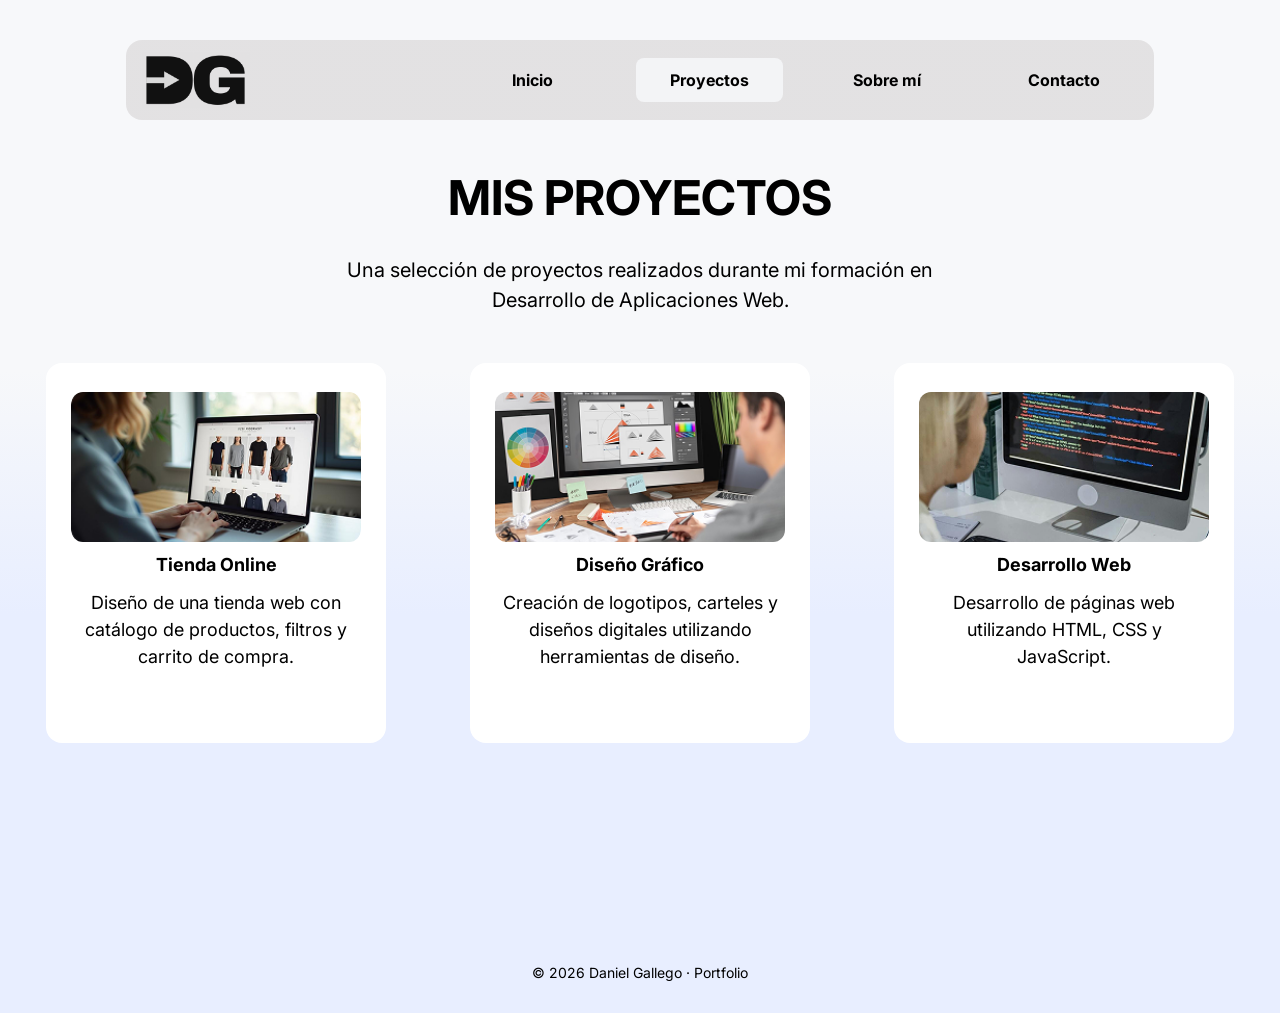
<file: index.html>
<!DOCTYPE html>
<html lang="es">

<head>
    <meta charset="UTF-8">
    <meta name="viewport" content="width=device-width, initial-scale=1.0">
    <title>Mis proyectos | Portfolio Daniel</title>
    <link rel="preconnect" href="https://fonts.googleapis.com">
    <link rel="preconnect" href="https://fonts.gstatic.com" crossorigin>
    <link rel="stylesheet"
        href="https://fonts.googleapis.com/css2?family=Archivo+Black&amp;family=Inter:wght@400;600;700&amp;display=swap">
    <link rel="stylesheet" href="css/style.css">
</head>

<body>
    <header class="site-header">
        <nav class="navbar" aria-label="Navegación principal">
            <a href="index.html" class="logo" aria-label="Inicio">
                <img class="logo-image" src="assets/img/logo-dg.png" alt="DG">
            </a>

            <button class="menu-toggle" type="button" aria-controls="primary-navigation" aria-expanded="false">
                <span class="menu-toggle-icon" aria-hidden="true"></span>
                <span class="sr-only">Abrir menú</span>
            </button>

            <ul class="nav-links" id="primary-navigation">
                <li><a href="index.html">Inicio</a></li>
                <li><a href="index.html" aria-current="page">Proyectos</a></li>
                <li><a href="sobre-mi.html">Sobre mí</a></li>
                <li><a href="contacto.html">Contacto</a></li>
            </ul>
        </nav>
    </header>

    <main id="proyectos" class="main-content">
        <section class="projects-section" aria-labelledby="projects-title">
            <h1 id="projects-title">MIS PROYECTOS</h1>

            <p class="projects-intro">
                Una selección de proyectos realizados durante mi formación
                en Desarrollo de Aplicaciones Web.
            </p>

            <div class="projects-grid">
                <article class="project-card">
                    <img src="assets/img/tienda-online.png" alt="Persona usando una tienda online en un portátil"
                        class="project-image">
                    <h2>Tienda Online</h2>
                    <p>
                        Diseño de una tienda web con catálogo de productos,
                        filtros y carrito de compra.
                    </p>
                </article>

                <article class="project-card">
                    <img src="assets/img/diseno-grafico.png" alt="Pantalla con herramientas de diseño gráfico"
                        class="project-image">
                    <h2>Diseño Gráfico</h2>
                    <p>
                        Creación de logotipos, carteles y diseños digitales
                        utilizando herramientas de diseño.
                    </p>
                </article>

                <article class="project-card">
                    <img src="assets/img/desarrollo-web.png" alt="Pantalla con código de desarrollo web"
                        class="project-image">
                    <h2>Desarrollo Web</h2>
                    <p>
                        Desarrollo de páginas web utilizando HTML, CSS
                        y JavaScript.
                    </p>
                </article>
            </div>
        </section>
    </main>

    <footer class="site-footer">
        <p>© 2026 Daniel Gallego · Portfolio</p>
    </footer>

    <script src="js/main.js" defer></script>
</body>

</html>
</file>
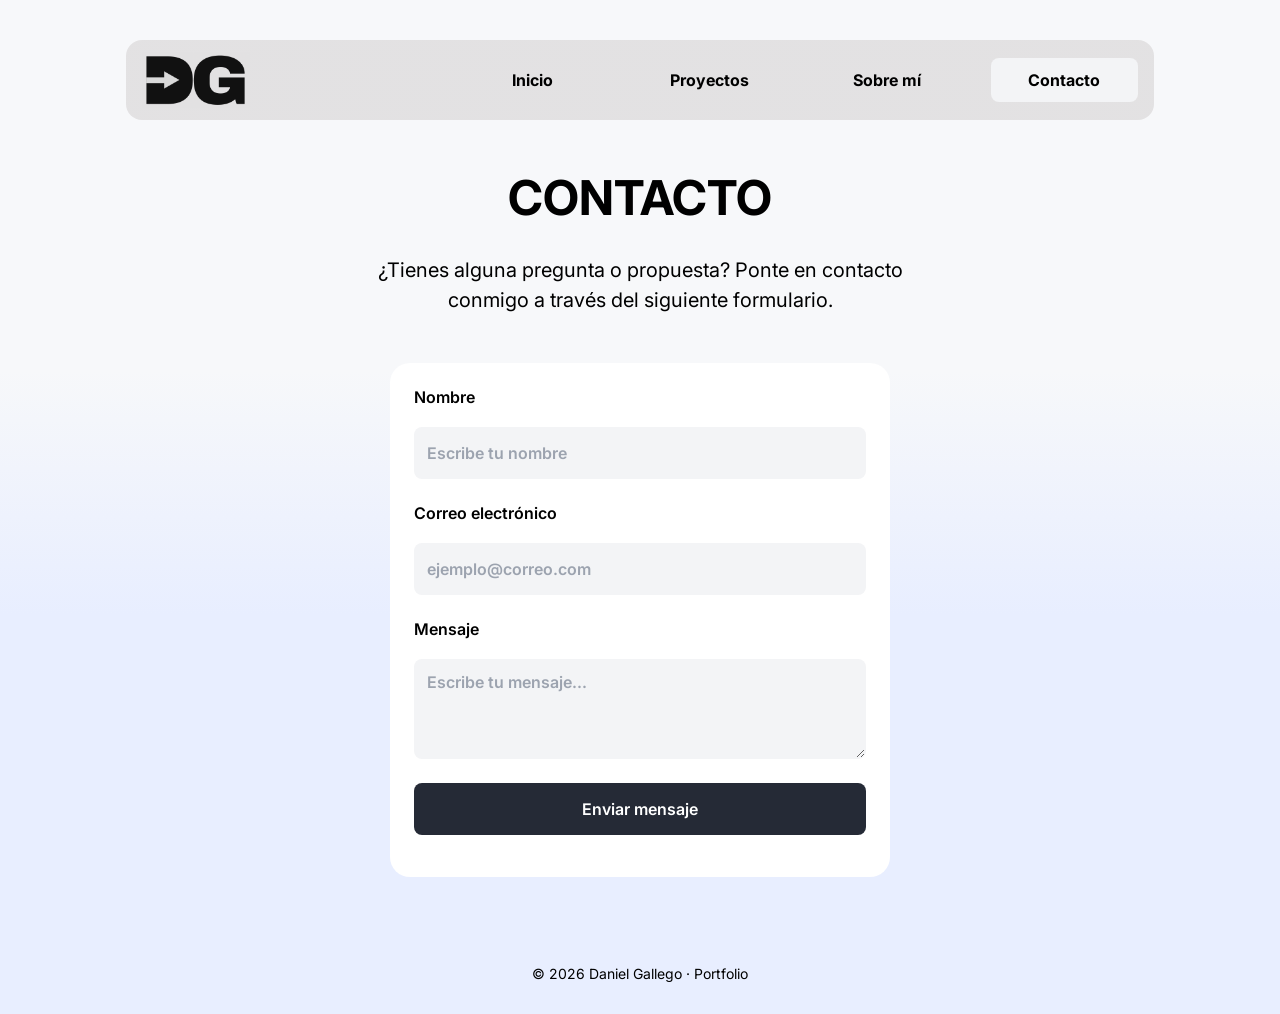
<file: contacto.html>
<!DOCTYPE html>
<html lang="es">

<head>
    <meta charset="UTF-8">
    <meta name="viewport" content="width=device-width, initial-scale=1.0">
    <title>Contacto | Portfolio Daniel</title>
    <link rel="preconnect" href="https://fonts.googleapis.com">
    <link rel="preconnect" href="https://fonts.gstatic.com" crossorigin>
    <link rel="stylesheet"
        href="https://fonts.googleapis.com/css2?family=Archivo+Black&amp;family=Inter:wght@400;600;700&amp;display=swap">
    <link rel="stylesheet" href="css/style.css">
</head>

<body>
    <header class="site-header">
        <nav class="navbar" aria-label="Navegación principal">
            <a href="index.html" class="logo" aria-label="Inicio">
                <img class="logo-image" src="assets/img/logo-dg.png" alt="DG">
            </a>

            <button class="menu-toggle" type="button" aria-controls="primary-navigation" aria-expanded="false">
                <span class="menu-toggle-icon" aria-hidden="true"></span>
                <span class="sr-only">Abrir menú</span>
            </button>

            <ul class="nav-links" id="primary-navigation">
                <li><a href="index.html">Inicio</a></li>
                <li><a href="index.html">Proyectos</a></li>
                <li><a href="sobre-mi.html">Sobre mí</a></li>
                <li><a href="contacto.html" aria-current="page">Contacto</a></li>
            </ul>
        </nav>
    </header>

    <main id="contacto" class="main-content">
        <section class="projects-section" aria-labelledby="contact-title">
            <h1 id="contact-title">CONTACTO</h1>

            <p class="projects-intro">
                ¿Tienes alguna pregunta o propuesta? Ponte en contacto conmigo
                a través del siguiente formulario.
            </p>

            <form class="contact-form" novalidate>
                <div class="form-field">
                    <label for="nombre">Nombre</label>
                    <input id="nombre" name="nombre" type="text" placeholder="Escribe tu nombre"
                        aria-describedby="nombre-error" required>
                    <p class="field-error" id="nombre-error" role="alert"></p>
                </div>

                <div class="form-field">
                    <label for="email">Correo electrónico</label>
                    <input id="email" name="email" type="email" placeholder="ejemplo@correo.com"
                        aria-describedby="email-error" required>
                    <p class="field-error" id="email-error" role="alert"></p>
                </div>

                <div class="form-field">
                    <label for="mensaje">Mensaje</label>
                    <textarea id="mensaje" name="mensaje" placeholder="Escribe tu mensaje..."
                        aria-describedby="mensaje-error" required></textarea>
                    <p class="field-error" id="mensaje-error" role="alert"></p>
                </div>

                <button type="submit">Enviar mensaje</button>
            </form>
        </section>
    </main>

    <footer class="site-footer">
        <p>© 2026 Daniel Gallego · Portfolio</p>
    </footer>

    <script src="js/main.js" defer></script>
</body>

</html>
</file>
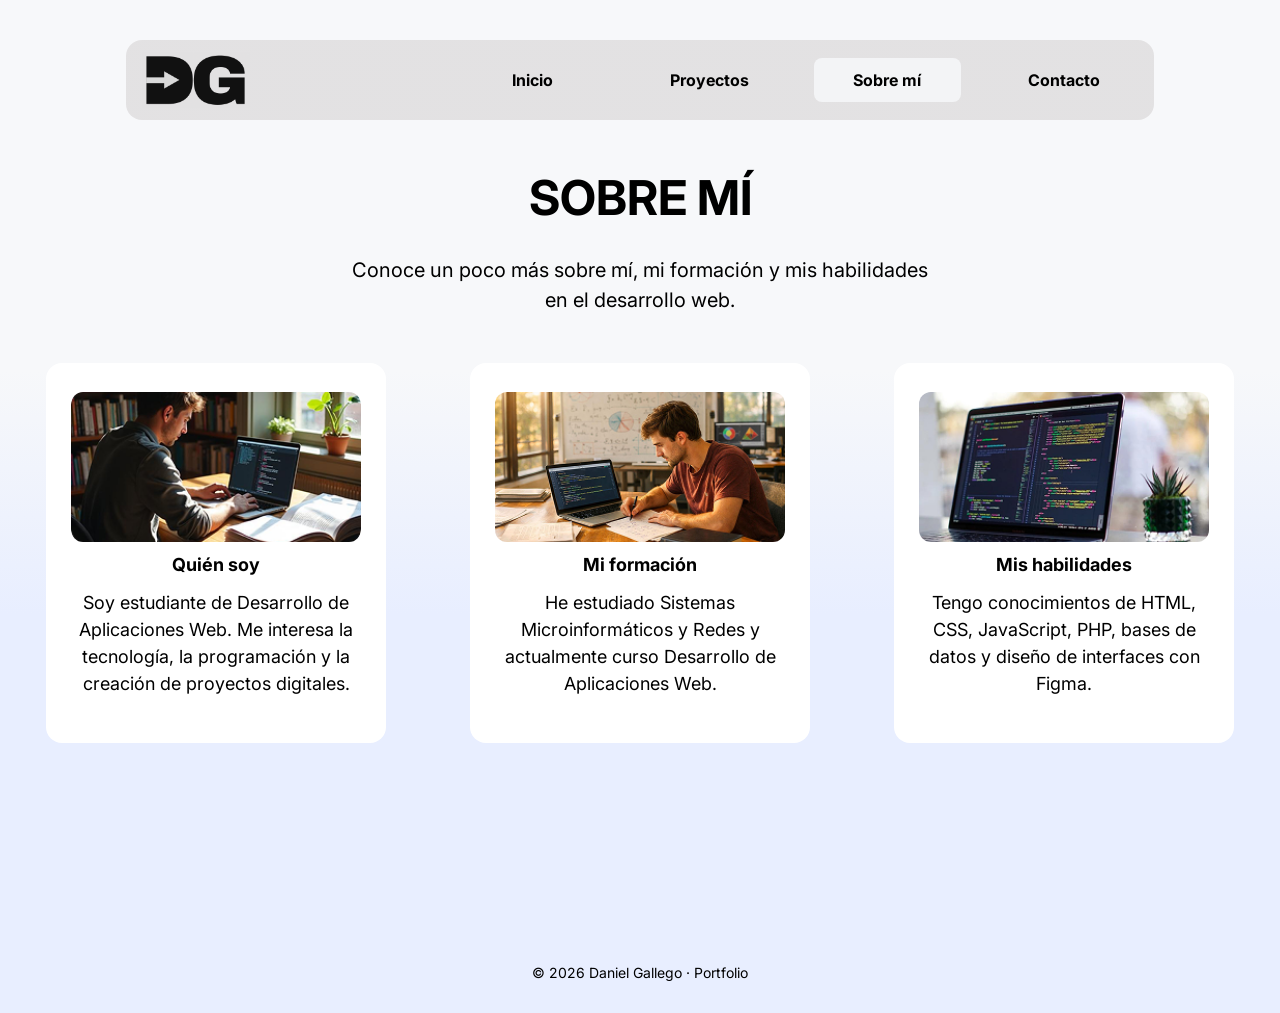
<file: sobre-mi.html>
<!DOCTYPE html>
<html lang="es">

<head>
    <meta charset="UTF-8">
    <meta name="viewport" content="width=device-width, initial-scale=1.0">
    <title>Sobre mí | Portfolio Daniel</title>
    <link rel="preconnect" href="https://fonts.googleapis.com">
    <link rel="preconnect" href="https://fonts.gstatic.com" crossorigin>
    <link rel="stylesheet"
        href="https://fonts.googleapis.com/css2?family=Archivo+Black&amp;family=Inter:wght@400;600;700&amp;display=swap">
    <link rel="stylesheet" href="css/style.css">
</head>

<body>
    <header class="site-header">
        <nav class="navbar" aria-label="Navegación principal">
            <a href="index.html" class="logo" aria-label="Inicio">
                <img class="logo-image" src="assets/img/logo-dg.png" alt="DG">
            </a>

            <button class="menu-toggle" type="button" aria-controls="primary-navigation" aria-expanded="false">
                <span class="menu-toggle-icon" aria-hidden="true"></span>
                <span class="sr-only">Abrir menú</span>
            </button>

            <ul class="nav-links" id="primary-navigation">
                <li><a href="index.html">Inicio</a></li>
                <li><a href="index.html">Proyectos</a></li>
                <li><a href="sobre-mi.html" aria-current="page">Sobre mí</a></li>
                <li><a href="contacto.html">Contacto</a></li>
            </ul>
        </nav>
    </header>

    <main id="sobre-mi" class="main-content">
        <section class="projects-section" aria-labelledby="about-title">
            <h1 id="about-title">SOBRE MÍ</h1>

            <p class="projects-intro">
                Conoce un poco más sobre mí, mi formación y mis habilidades
                en el desarrollo web.
            </p>

            <div class="projects-grid">
                <article class="project-card">
                    <img src="assets/img/rectangle-5-1.png" alt="Estudiante trabajando con un portátil"
                        class="project-image">
                    <h2>Quién soy</h2>
                    <p>
                        Soy estudiante de Desarrollo de Aplicaciones Web.
                        Me interesa la tecnología, la programación y la creación
                        de proyectos digitales.
                    </p>
                </article>

                <article class="project-card">
                    <img src="assets/img/rectangle-3-1.png" alt="Estudiante realizando una actividad de formación"
                        class="project-image">
                    <h2>Mi formación</h2>
                    <p>
                        He estudiado Sistemas Microinformáticos y Redes y actualmente
                        curso Desarrollo de Aplicaciones Web.
                    </p>
                </article>

                <article class="project-card">
                    <img src="assets/img/rectangle-7-1.png" alt="Código mostrado en un portátil"
                        class="project-image">
                    <h2>Mis habilidades</h2>
                    <p>
                        Tengo conocimientos de HTML, CSS, JavaScript, PHP,
                        bases de datos y diseño de interfaces con Figma.
                    </p>
                </article>
            </div>
        </section>
    </main>

    <footer class="site-footer">
        <p>© 2026 Daniel Gallego · Portfolio</p>
    </footer>

    <script src="js/main.js" defer></script>
</body>

</html>
</file>
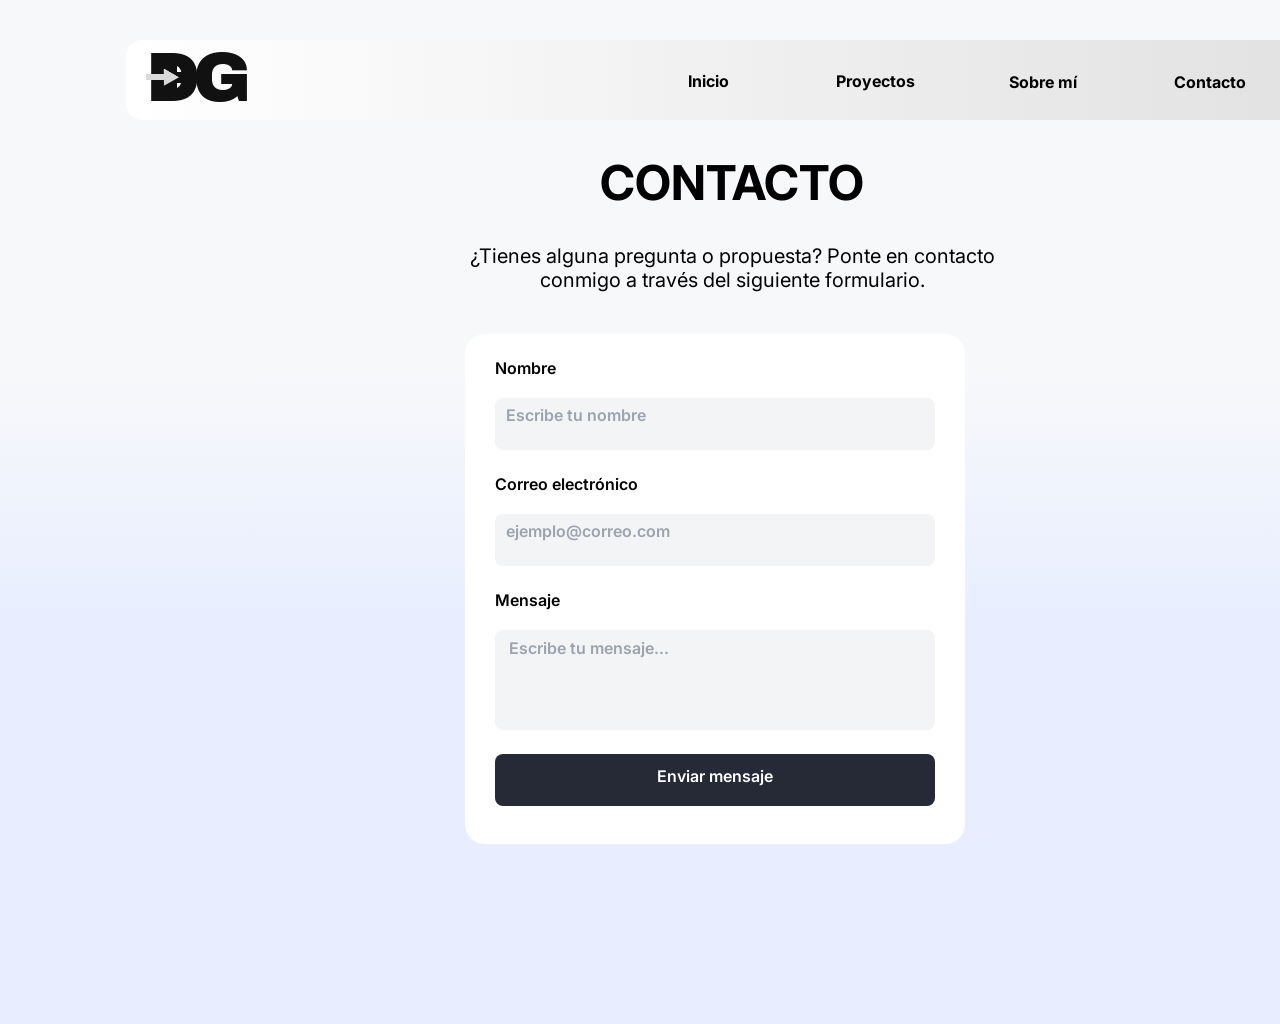
<file: mcp-export/contacto.html>
<!doctype html>
<html lang="es">
<head><meta charset="utf-8"><title>Contacto</title><link rel="stylesheet" href="css/export.css"></head>
<body>
<div class="f105" data-node-id="37:69" data-name="03_Contacto">
      <p class="f106" data-node-id="37:82">
        CONTACTO
      </p>
      <p class="f107" data-node-id="37:83">
        ¿Tienes alguna pregunta o propuesta? Ponte en contacto conmigo a través del siguiente formulario.
      </p>
      <div class="f108" data-node-id="37:100">
        <img alt="" class="f109" src="assets/03_Contacto-imgRectangle8.svg" />
      </div>
      <div class="f110" data-node-id="58:4">
        <div class="f111" data-node-id="37:71">
          <div class="f112" data-node-id="37:72">
            <p class="f113" data-node-id="37:73">
              D
            </p>
            <p class="f114" data-node-id="37:74">
              G
            </p>
          </div>
          <div class="f115" data-node-id="37:75"></div>
          <div class="f116" data-node-id="37:76"></div>
        </div>
        <div class="f117" data-node-id="37:77">
          <a class="f118" data-node-id="37:78">
            <p class="f119">Inicio</p>
          </a>
          <a class="f120" data-node-id="37:79">
            <p class="f121">Proyectos</p>
          </a>
          <a class="f122" data-node-id="37:80">
            <p class="f123">
              Sobre mí
              <br aria-hidden="true">
              <br aria-hidden="true">
            </p>
          </a>
          <p class="f124" data-node-id="37:81">
            Contacto
          </p>
        </div>
        <div class="f125" data-node-id="37:101"></div>
        <div class="f126" data-node-id="37:102"></div>
        <div class="f127" data-node-id="37:103">
          <div class="f128">
            <div class="f129">
              <div class="f130">
                <img alt="" class="f131" src="assets/03_Contacto-imgPolygon1.svg" />
              </div>
            </div>
          </div>
        </div>
      </div>
      <div class="f132" data-node-id="58:2">
        <div class="f133" data-node-id="38:123">
          <p class="f134" data-node-id="37:107">
            Nombre
          </p>
          <div class="f135" data-node-id="37:108"></div>
          <p class="f136" data-node-id="37:111">
            Escribe tu nombre
          </p>
        </div>
        <div class="f137" data-node-id="38:124">
          <p class="f138" data-node-id="37:114">
            Correo electrónico
          </p>
          <div class="f139" data-node-id="37:112"></div>
          <p class="f140" data-node-id="37:113">
            ejemplo@correo.com
          </p>
        </div>
        <div class="f141" data-node-id="38:125">
          <p class="f142" data-node-id="38:118">
            Mensaje
          </p>
          <div class="f143" data-node-id="38:116"></div>
          <p class="f144" data-node-id="38:117">
            Escribe tu mensaje...
          </p>
        </div>
        <div class="f145" data-node-id="38:120"></div>
        <p class="f146" data-node-id="38:122">
          Enviar mensaje
        </p>
      </div>
    </div>
<script src="js/export.js"></script>
</body>
</html>
</file>
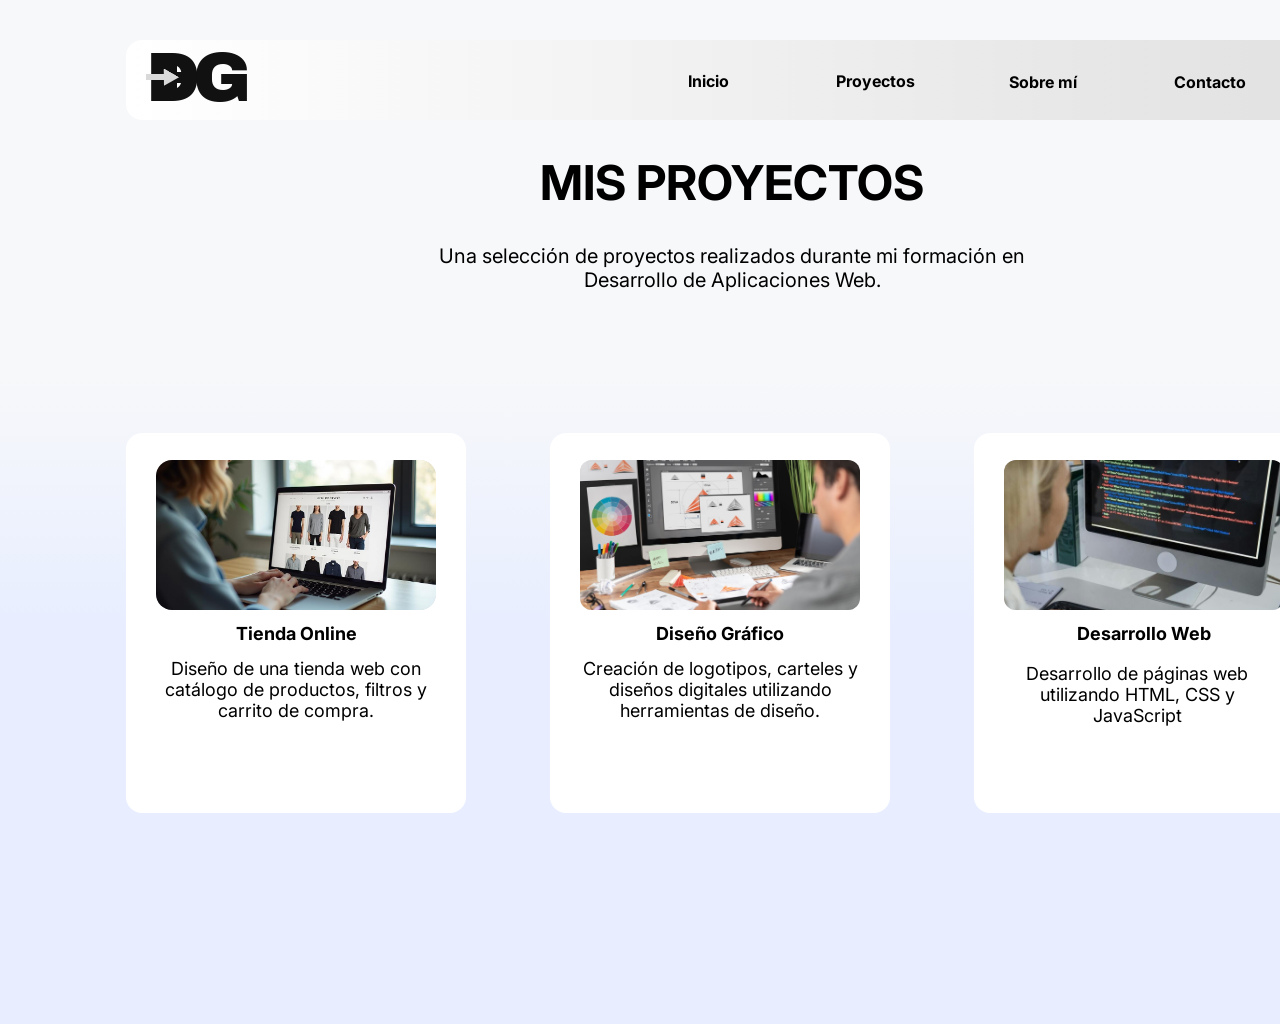
<file: mcp-export/mis-proyectos.html>
<!doctype html>
<html lang="es">
<head><meta charset="utf-8"><title>Mis proyectos</title><link rel="stylesheet" href="css/export.css"></head>
<body>
<div class="f1" data-node-id="1:2" data-name="01_MisProyectos">
      <div class="f2" data-node-id="38:126">
        <div class="f3" data-node-id="29:18">
          <div class="f4" data-node-id="29:17">
            <p class="f5" data-node-id="29:13">
              D
            </p>
            <p class="f6" data-node-id="29:14">
              G
            </p>
          </div>
          <div class="f7" data-node-id="30:22"></div>
          <div class="f8" data-node-id="30:25"></div>
        </div>
        <div class="f9" data-node-id="1:14">
          <p class="f10" data-node-id="1:12">
            Inicio
          </p>
          <p class="f11" data-node-id="1:10">
            Proyectos
          </p>
          <a class="f12" data-node-id="1:8">
            <p class="f13">
              Sobre mí
              <br aria-hidden="true">
              <br aria-hidden="true">
            </p>
          </a>
          <a class="f14" data-node-id="1:5">
            <p class="f15">Contacto</p>
          </a>
        </div>
      </div>
      <p class="f16" data-node-id="1:15">
        MIS PROYECTOS
      </p>
      <p class="f17" data-node-id="1:16">
        Una selección de proyectos realizados durante mi formación en Desarrollo de Aplicaciones Web.
      </p>
      <div class="f18" data-node-id="37:3">
        <div class="f19" data-node-id="1:47">
          <div class="f20" data-node-id="1:48"></div>
          <div class="f21" data-node-id="1:49">
            <div aria-hidden class="f22">
              <div class="f23"></div>
              <img alt="" class="f24" src="assets/01_MisProyectos-imgRectangle5.png" />
            </div>
          </div>
          <p class="f25" data-node-id="1:50">
            Tienda Online
          </p>
          <p class="f26" data-node-id="1:51">
            Diseño de una tienda web con catálogo de productos, filtros y carrito de compra.
          </p>
        </div>
        <div class="f27" data-node-id="27:2">
          <div class="f28" data-node-id="1:17"></div>
          <div class="f29" data-node-id="1:23">
            <div aria-hidden class="f30">
              <div class="f31"></div>
              <img alt="" class="f32" src="assets/01_MisProyectos-imgRectangle3.png" />
            </div>
          </div>
          <p class="f33" data-node-id="1:25">
            Diseño Gráfico
          </p>
          <p class="f34" data-node-id="1:26">
            Creación de logotipos, carteles y diseños digitales utilizando herramientas de diseño.
          </p>
        </div>
        <div class="f35" data-node-id="27:3">
          <div class="f36" data-node-id="1:32"></div>
          <div class="f37" data-node-id="1:33">
            <div aria-hidden class="f38">
              <div class="f39"></div>
              <img alt="" class="f40" src="assets/01_MisProyectos-imgRectangle7.png" />
            </div>
          </div>
          <p class="f41" data-node-id="1:34">
            Desarrollo Web
          </p>
          <p class="f42" data-node-id="1:35">
            Desarrollo de páginas web utilizando HTML, CSS y JavaScript
          </p>
        </div>
      </div>
      <div class="f43" data-node-id="29:9">
        <img alt="" class="f44" src="assets/01_MisProyectos-imgRectangle8.svg" />
      </div>
      <div class="f45" data-node-id="30:19"></div>
      <div class="f46" data-node-id="30:20"></div>
      <div class="f47" data-node-id="30:24">
        <div class="f48">
          <div class="f49">
            <div class="f50">
              <img alt="" class="f51" src="assets/01_MisProyectos-imgPolygon1.svg" />
            </div>
          </div>
        </div>
      </div>
    </div>
<script src="js/export.js"></script>
</body>
</html>
</file>
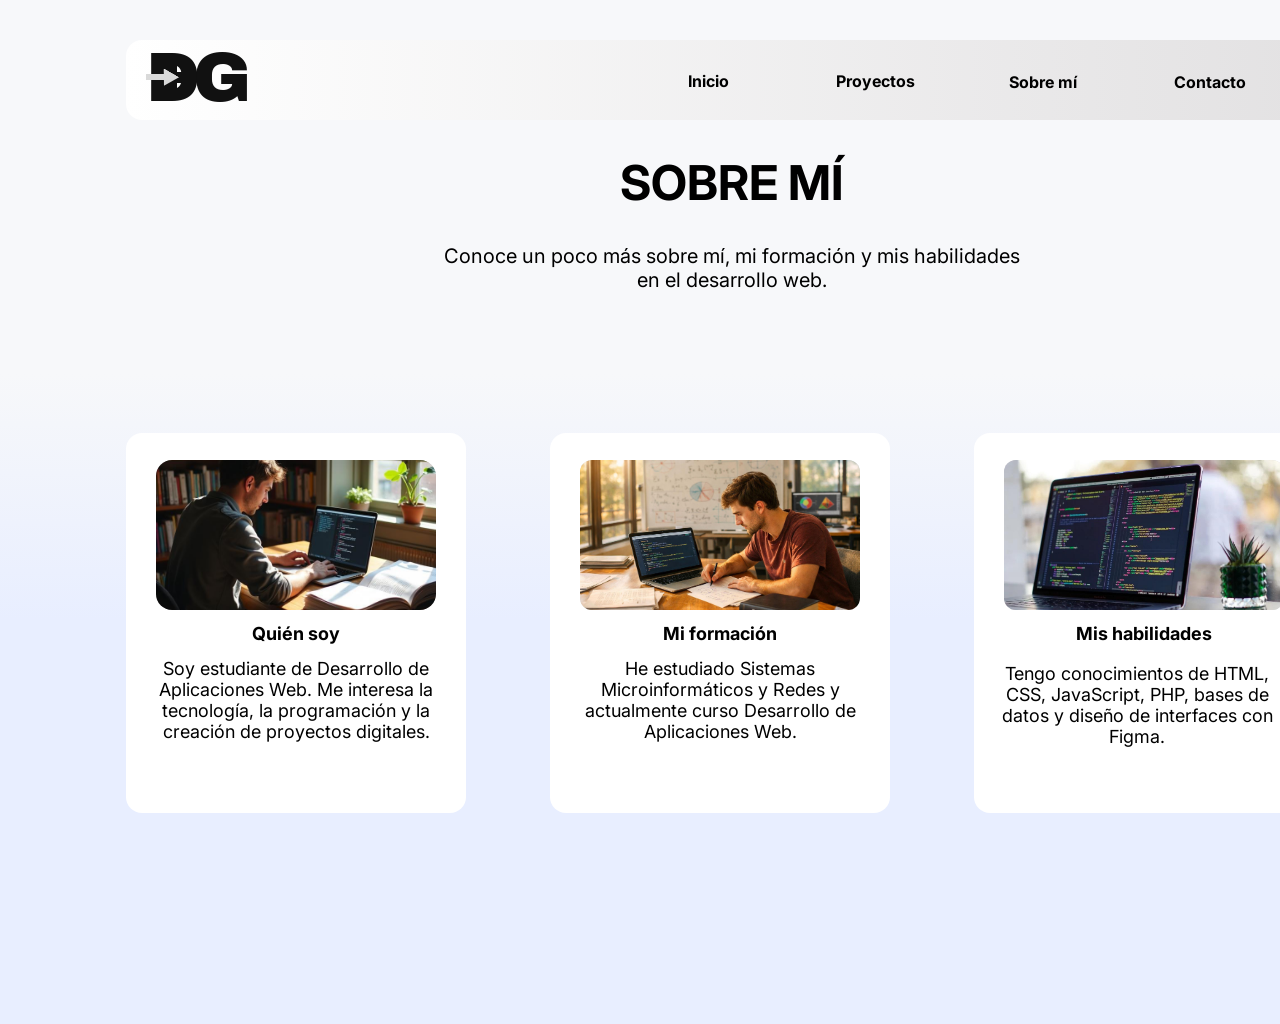
<file: mcp-export/sobre-mi.html>
<!doctype html>
<html lang="es">
<head><meta charset="utf-8"><title>Sobre mí</title><link rel="stylesheet" href="css/export.css"></head>
<body>
<div class="f52" data-node-id="37:12" data-name="02_SobreMi">
      <p class="f53" data-node-id="37:25">
        SOBRE MÍ
      </p>
      <p class="f54" data-node-id="37:26">
        Conoce un poco más sobre mí, mi formación y mis habilidades en el desarrollo web.
      </p>
      <div class="f55" data-node-id="37:27">
        <div class="f56" data-node-id="37:28">
          <div class="f57" data-node-id="37:29"></div>
          <div class="f58" data-node-id="37:30">
            <div aria-hidden class="f59">
              <div class="f60"></div>
              <img alt="" class="f61" src="assets/02_SobreMi-imgRectangle5.png" />
            </div>
          </div>
          <p class="f62" data-node-id="37:31">
            Quién soy
          </p>
          <p class="f63" data-node-id="37:32">
            Soy estudiante de Desarrollo de Aplicaciones Web. Me interesa la tecnología, la programación y la creación de proyectos digitales.
          </p>
        </div>
        <div class="f64" data-node-id="37:33">
          <div class="f65" data-node-id="37:34"></div>
          <div class="f66" data-node-id="37:35">
            <div aria-hidden class="f67">
              <div class="f68"></div>
              <img alt="" class="f69" src="assets/02_SobreMi-imgRectangle3.png" />
            </div>
          </div>
          <p class="f70" data-node-id="37:36">
            Mi formación
          </p>
          <p class="f71" data-node-id="37:37">
            He estudiado Sistemas Microinformáticos y Redes y actualmente curso Desarrollo de Aplicaciones Web.
          </p>
        </div>
        <div class="f72" data-node-id="37:38">
          <div class="f73" data-node-id="37:39"></div>
          <div class="f74" data-node-id="37:40">
            <div aria-hidden class="f75">
              <div class="f76"></div>
              <div class="f77">
                <img alt="" class="f78" src="assets/02_SobreMi-imgRectangle7.png" />
              </div>
            </div>
          </div>
          <p class="f79" data-node-id="37:41">
            Mis habilidades
          </p>
          <p class="f80" data-node-id="37:42">
            Tengo conocimientos de HTML, CSS, JavaScript, PHP, bases de datos y diseño de interfaces con Figma.
          </p>
        </div>
      </div>
      <div class="f81" data-node-id="37:43">
        <img alt="" class="f82" src="assets/02_SobreMi-imgRectangle8.svg" />
      </div>
      <div class="f83" data-node-id="58:3">
        <div class="f84" data-node-id="37:14">
          <div class="f85" data-node-id="37:15">
            <p class="f86" data-node-id="37:16">
              D
            </p>
            <p class="f87" data-node-id="37:17">
              G
            </p>
          </div>
          <div class="f88" data-node-id="37:18"></div>
          <div class="f89" data-node-id="37:19"></div>
        </div>
        <div class="f90" data-node-id="37:20">
          <a class="f91" data-node-id="37:21">
            <p class="f92">Inicio</p>
          </a>
          <a class="f93" data-node-id="37:22">
            <p class="f94">Proyectos</p>
          </a>
          <p class="f95" data-node-id="37:23">
            Sobre mí
            <br aria-hidden="true">
            <br aria-hidden="true">
          </p>
          <a class="f96" data-node-id="37:24">
            <p class="f97">Contacto</p>
          </a>
        </div>
        <div class="f98" data-node-id="37:44"></div>
        <div class="f99" data-node-id="37:45"></div>
        <div class="f100" data-node-id="37:46">
          <div class="f101">
            <div class="f102">
              <div class="f103">
                <img alt="" class="f104" src="assets/02_SobreMi-imgPolygon1.svg" />
              </div>
            </div>
          </div>
        </div>
      </div>
    </div>
<script src="js/export.js"></script>
</body>
</html>
</file>
<file: css/style.css>
@import url("./tokens.css");
@import url("./styles.css");
</file>
<file: mcp-export/css/export.css>
/* Conversión inicial de las clases React/Tailwind devueltas por Figma MCP. */
@import url('https://fonts.googleapis.com/css2?family=Archivo+Black&family=Inter:wght@400;600;700&display=swap');
*{box-sizing:border-box;border:0 solid}body,p{margin:0}body{font-family:Inter,sans-serif;line-height:normal}body>div{width:1440px!important;height:1024px!important}a{color:inherit;text-decoration:inherit}img{display:block;vertical-align:middle}
.f1{background:linear-gradient(to bottom,#f7f8fa 36.538%,#e8eeff 60.577%);position:relative;width:100%;height:100%}
.f2{position:absolute;background:linear-gradient(to right,white,rgba(202,198,198,.45));align-content:stretch;display:flex;height:80px;align-items:center;justify-content:space-between;left:calc(10% - 18px);padding-left:20px;border-radius:16px;top:40px;width:1188px}
.f3{grid-template-columns:max-content;grid-template-rows:max-content;display:inline-grid;line-height:0;place-items:start;position:relative;flex-shrink:0}
.f4{word-break:break-word;grid-column:1;font-family:'Archivo Black',sans-serif;grid-template-columns:max-content;grid-template-rows:max-content;display:inline-grid;margin-left:0;margin-top:0;font-style:normal;place-items:start;position:relative;grid-row:1;color:#111;font-size:70px;text-align:center}
.f5{grid-column:1;height:80px;line-height:normal;margin-left:0;margin-top:0;position:relative;grid-row:1;width:44px}
.f6{grid-column:1;height:80px;line-height:normal;margin-left:47px;margin-top:0;position:relative;grid-row:1;width:52px}
.f7{background-color:#111;grid-column:1;height:11px;margin-left:15px;margin-top:40px;position:relative;grid-row:1;width:16px}
.f8{background-color:#111;grid-column:1;height:11px;margin-left:24px;margin-top:32px;position:relative;grid-row:1;width:16px}
.f9{word-break:break-word;align-content:stretch;display:flex;font-family:Inter,sans-serif;font-weight:700;gap:20px;align-items:center;font-style:normal;position:relative;flex-shrink:0;font-size:16px;color:black;text-align:center;width:679px}
.f10{height:19px;line-height:normal;position:relative;flex-shrink:0;width:147px}
.f11{height:19px;line-height:normal;position:relative;flex-shrink:0;width:147px}
.f12{display:block;cursor:pointer;height:17px;line-height:0;position:relative;flex-shrink:0;width:147px}
.f13{line-height:normal}
.f14{display:block;cursor:pointer;height:17px;line-height:0;position:relative;flex-shrink:0;width:147px}
.f15{line-height:normal}
.f16{translate:-50% 0;word-break:break-word;position:absolute;font-family:Inter,sans-serif;font-weight:700;height:58px;line-height:normal;left:calc(30% + 299.5px);font-style:normal;font-size:48px;color:black;text-align:center;top:153px;width:467px}
.f17{translate:-50% 0;word-break:break-word;position:absolute;font-family:Inter,sans-serif;font-weight:400;height:83px;line-height:normal;left:calc(30% + 300px);font-style:normal;font-size:20px;color:black;text-align:center;top:244px;width:592px}
.f18{position:absolute;align-content:center;display:flex;flex-wrap:wrap;gap:84px;align-items:center;line-height:0;left:calc(10% - 18px);top:433px;width:1188px}
.f19{grid-template-columns:max-content;grid-template-rows:max-content;display:inline-grid;place-items:start;position:relative;flex-shrink:0}
.f20{background-color:white;grid-column:1;height:380px;margin-left:0;margin-top:0;position:relative;border-radius:16px;grid-row:1;width:340px}
.f21{grid-column:1;height:150px;margin-left:30px;margin-top:27px;position:relative;border-radius:16px;grid-row:1;width:280px}
.f22{position:absolute;inset:0;pointer-events:none;border-radius:16px}
.f23{position:absolute;background-color:#d9d9d9;inset:0;border-radius:16px}
.f24{position:absolute;max-width:none;object-fit:cover;border-radius:16px;width:100%;height:100%}
.f25{word-break:break-word;grid-column:1;font-family:Inter,sans-serif;font-weight:700;height:22px;line-height:normal;margin-left:63px;margin-top:190px;font-style:normal;position:relative;grid-row:1;font-size:18px;color:black;text-align:center;width:214px}
.f26{word-break:break-word;grid-column:1;font-family:Inter,sans-serif;font-weight:400;height:66px;line-height:normal;margin-left:30px;margin-top:225px;font-style:normal;position:relative;grid-row:1;font-size:18px;color:black;text-align:center;width:280px}
.f27{grid-template-columns:max-content;grid-template-rows:max-content;display:inline-grid;place-items:start;position:relative;flex-shrink:0}
.f28{background-color:white;grid-column:1;height:380px;margin-left:0;margin-top:0;position:relative;border-radius:16px;grid-row:1;width:340px}
.f29{grid-column:1;height:150px;margin-left:30px;margin-top:27px;position:relative;border-radius:12px;grid-row:1;width:280px}
.f30{position:absolute;inset:0;pointer-events:none;border-radius:12px}
.f31{position:absolute;background-color:#d9d9d9;inset:0;border-radius:12px}
.f32{position:absolute;max-width:none;object-fit:cover;border-radius:12px;width:100%;height:100%}
.f33{word-break:break-word;grid-column:1;font-family:Inter,sans-serif;font-weight:700;height:22px;line-height:normal;margin-left:63px;margin-top:190px;font-style:normal;position:relative;grid-row:1;font-size:18px;color:black;text-align:center;width:214px}
.f34{word-break:break-word;grid-column:1;font-family:Inter,sans-serif;font-weight:400;height:66px;line-height:normal;margin-left:30px;margin-top:225px;font-style:normal;position:relative;grid-row:1;font-size:18px;color:black;text-align:center;width:280px}
.f35{grid-template-columns:max-content;grid-template-rows:max-content;display:inline-grid;place-items:start;position:relative;flex-shrink:0}
.f36{background-color:white;grid-column:1;height:380px;margin-left:0;margin-top:0;position:relative;border-radius:16px;grid-row:1;width:340px}
.f37{grid-column:1;height:150px;margin-left:30px;margin-top:27px;position:relative;border-radius:12px;grid-row:1;width:280px}
.f38{position:absolute;inset:0;pointer-events:none;border-radius:12px}
.f39{position:absolute;background-color:#d9d9d9;inset:0;border-radius:12px}
.f40{position:absolute;max-width:none;object-fit:cover;border-radius:12px;width:100%;height:100%}
.f41{word-break:break-word;grid-column:1;font-family:Inter,sans-serif;font-weight:700;height:22px;line-height:normal;margin-left:63px;margin-top:190px;font-style:normal;position:relative;grid-row:1;font-size:18px;color:black;text-align:center;width:214px}
.f42{word-break:break-word;grid-column:1;font-family:Inter,sans-serif;font-weight:400;height:66px;line-height:normal;margin-left:23px;margin-top:230px;font-style:normal;position:relative;grid-row:1;font-size:18px;color:black;text-align:center;width:280px}
.f43{position:absolute;height:176.5px;left:calc(10% + 99px);top:246px;width:98.5px}
.f44{position:absolute;display:block;inset:0;max-width:none;width:100%;height:100%}
.f45{position:absolute;background-color:#d9d9d9;height:6px;left:calc(10% + 2px);top:74px;width:18px}
.f46{position:absolute;background-color:#111;height:11px;left:calc(10% + 17px);top:63px;width:16px}
.f47{position:absolute;display:flex;align-items:center;justify-content:center;left:calc(10% + 11px);width:27.321px;height:27.321px;top:63px}
.f48{transform:rotate(-150deg);flex:none}
.f49{position:relative;width:20px;height:20px}
.f50{position:absolute;bottom:25%;left:6.7%;right:6.7%;top:0}
.f51{display:block;max-width:none;width:100%;height:100%}
.f52{background:linear-gradient(to bottom,#f7f8fa 36.538%,#e8eeff 60.577%);position:relative;width:100%;height:100%}
.f53{translate:-50% 0;word-break:break-word;position:absolute;font-family:Inter,sans-serif;font-weight:700;height:58px;line-height:normal;left:calc(30% + 299.5px);font-style:normal;font-size:48px;color:black;text-align:center;top:153px;width:467px}
.f54{translate:-50% 0;word-break:break-word;position:absolute;font-family:Inter,sans-serif;font-weight:400;height:83px;line-height:normal;left:calc(30% + 300px);font-style:normal;font-size:20px;color:black;text-align:center;top:244px;width:592px}
.f55{position:absolute;align-content:center;display:flex;flex-wrap:wrap;gap:84px;align-items:center;line-height:0;left:calc(10% - 18px);top:433px;width:1188px}
.f56{grid-template-columns:max-content;grid-template-rows:max-content;display:inline-grid;place-items:start;position:relative;flex-shrink:0}
.f57{background-color:white;grid-column:1;height:380px;margin-left:0;margin-top:0;position:relative;border-radius:16px;grid-row:1;width:340px}
.f58{grid-column:1;height:150px;margin-left:30px;margin-top:27px;position:relative;border-radius:16px;grid-row:1;width:280px}
.f59{position:absolute;inset:0;pointer-events:none;border-radius:16px}
.f60{position:absolute;background-color:#d9d9d9;inset:0;border-radius:16px}
.f61{position:absolute;max-width:none;object-fit:cover;border-radius:16px;width:100%;height:100%}
.f62{word-break:break-word;grid-column:1;font-family:Inter,sans-serif;font-weight:700;height:22px;line-height:normal;margin-left:63px;margin-top:190px;font-style:normal;position:relative;grid-row:1;font-size:18px;color:black;text-align:center;width:214px}
.f63{word-break:break-word;grid-column:1;font-family:Inter,sans-serif;font-weight:400;height:66px;line-height:normal;margin-left:30px;margin-top:225px;font-style:normal;position:relative;grid-row:1;font-size:18px;color:black;text-align:center;width:280px}
.f64{grid-template-columns:max-content;grid-template-rows:max-content;display:inline-grid;place-items:start;position:relative;flex-shrink:0}
.f65{background-color:white;grid-column:1;height:380px;margin-left:0;margin-top:0;position:relative;border-radius:16px;grid-row:1;width:340px}
.f66{grid-column:1;height:150px;margin-left:30px;margin-top:27px;position:relative;border-radius:12px;grid-row:1;width:280px}
.f67{position:absolute;inset:0;pointer-events:none;border-radius:12px}
.f68{position:absolute;background-color:#d9d9d9;inset:0;border-radius:12px}
.f69{position:absolute;max-width:none;object-fit:cover;border-radius:12px;width:100%;height:100%}
.f70{word-break:break-word;grid-column:1;font-family:Inter,sans-serif;font-weight:700;height:22px;line-height:normal;margin-left:63px;margin-top:190px;font-style:normal;position:relative;grid-row:1;font-size:18px;color:black;text-align:center;width:214px}
.f71{word-break:break-word;grid-column:1;font-family:Inter,sans-serif;font-weight:400;height:66px;line-height:normal;margin-left:30px;margin-top:225px;font-style:normal;position:relative;grid-row:1;font-size:18px;color:black;text-align:center;width:280px}
.f72{grid-template-columns:max-content;grid-template-rows:max-content;display:inline-grid;place-items:start;position:relative;flex-shrink:0}
.f73{background-color:white;grid-column:1;height:380px;margin-left:0;margin-top:0;position:relative;border-radius:16px;grid-row:1;width:340px}
.f74{grid-column:1;height:150px;margin-left:30px;margin-top:27px;position:relative;border-radius:12px;grid-row:1;width:280px}
.f75{position:absolute;inset:0;pointer-events:none;border-radius:12px}
.f76{position:absolute;background-color:#d9d9d9;inset:0;border-radius:12px}
.f77{position:absolute;inset:0;overflow:hidden;border-radius:12px}
.f78{position:absolute;height:140%;left:0.06%;max-width:none;top:-0.26%;width:100%}
.f79{word-break:break-word;grid-column:1;font-family:Inter,sans-serif;font-weight:700;height:22px;line-height:normal;margin-left:63px;margin-top:190px;font-style:normal;position:relative;grid-row:1;font-size:18px;color:black;text-align:center;width:214px}
.f80{word-break:break-word;grid-column:1;font-family:Inter,sans-serif;font-weight:400;height:66px;line-height:normal;margin-left:23px;margin-top:230px;font-style:normal;position:relative;grid-row:1;font-size:18px;color:black;text-align:center;width:280px}
.f81{position:absolute;height:176.5px;left:calc(10% + 99px);top:246px;width:98.5px}
.f82{position:absolute;display:block;inset:0;max-width:none;width:100%;height:100%}
.f83{position:absolute;background:linear-gradient(to right,white,rgba(202,198,198,.45));align-content:stretch;display:flex;gap:390px;height:80px;align-items:center;left:calc(10% - 18px);padding-left:20px;border-radius:16px;top:40px;width:1188px}
.f84{grid-template-columns:max-content;grid-template-rows:max-content;display:inline-grid;line-height:0;place-items:start;position:relative;flex-shrink:0}
.f85{word-break:break-word;grid-column:1;font-family:'Archivo Black',sans-serif;grid-template-columns:max-content;grid-template-rows:max-content;display:inline-grid;margin-left:0;margin-top:0;font-style:normal;place-items:start;position:relative;grid-row:1;color:#111;font-size:70px;text-align:center}
.f86{grid-column:1;height:80px;line-height:normal;margin-left:0;margin-top:0;position:relative;grid-row:1;width:44px}
.f87{grid-column:1;height:80px;line-height:normal;margin-left:47px;margin-top:0;position:relative;grid-row:1;width:52px}
.f88{background-color:#111;grid-column:1;height:11px;margin-left:15px;margin-top:40px;position:relative;grid-row:1;width:16px}
.f89{background-color:#111;grid-column:1;height:11px;margin-left:24px;margin-top:32px;position:relative;grid-row:1;width:16px}
.f90{word-break:break-word;align-content:stretch;display:flex;font-family:Inter,sans-serif;font-weight:700;gap:20px;align-items:center;font-style:normal;position:relative;flex-shrink:0;font-size:16px;color:black;text-align:center;width:679px}
.f91{display:block;cursor:pointer;height:19px;line-height:0;position:relative;flex-shrink:0;width:147px}
.f92{line-height:normal}
.f93{display:block;cursor:pointer;height:19px;line-height:0;position:relative;flex-shrink:0;width:147px}
.f94{line-height:normal}
.f95{height:17px;line-height:normal;position:relative;flex-shrink:0;width:147px}
.f96{display:block;cursor:pointer;height:17px;line-height:0;position:relative;flex-shrink:0;width:147px}
.f97{line-height:normal}
.f98{position:absolute;background-color:#d9d9d9;height:6px;left:20px;top:34px;width:18px}
.f99{position:absolute;background-color:#111;height:11px;left:35px;top:23px;width:16px}
.f100{position:absolute;display:flex;align-items:center;justify-content:center;left:29px;width:27.321px;height:27.321px;top:23px}
.f101{transform:rotate(-150deg);flex:none}
.f102{position:relative;width:20px;height:20px}
.f103{position:absolute;bottom:25%;left:6.7%;right:6.7%;top:0}
.f104{display:block;max-width:none;width:100%;height:100%}
.f105{background:linear-gradient(to bottom,#f7f8fa 36.538%,#e8eeff 60.577%);position:relative;width:100%;height:100%}
.f106{translate:-50% 0;word-break:break-word;position:absolute;font-family:Inter,sans-serif;font-weight:700;height:58px;line-height:normal;left:calc(30% + 299.5px);font-style:normal;font-size:48px;color:black;text-align:center;top:153px;width:467px}
.f107{translate:-50% 0;word-break:break-word;position:absolute;font-family:Inter,sans-serif;font-weight:400;height:83px;line-height:normal;left:calc(30% + 300px);font-style:normal;font-size:20px;color:black;text-align:center;top:244px;width:592px}
.f108{position:absolute;height:176.5px;left:calc(10% + 99px);top:246px;width:98.5px}
.f109{position:absolute;display:block;inset:0;max-width:none;width:100%;height:100%}
.f110{position:absolute;background:linear-gradient(to right,white,rgba(202,198,198,.45));align-content:stretch;display:flex;gap:390px;height:80px;align-items:center;left:calc(10% - 18px);padding-left:20px;border-radius:16px;top:40px;width:1188px}
.f111{grid-template-columns:max-content;grid-template-rows:max-content;display:inline-grid;line-height:0;place-items:start;position:relative;flex-shrink:0}
.f112{word-break:break-word;grid-column:1;font-family:'Archivo Black',sans-serif;grid-template-columns:max-content;grid-template-rows:max-content;display:inline-grid;margin-left:0;margin-top:0;font-style:normal;place-items:start;position:relative;grid-row:1;color:#111;font-size:70px;text-align:center}
.f113{grid-column:1;height:80px;line-height:normal;margin-left:0;margin-top:0;position:relative;grid-row:1;width:44px}
.f114{grid-column:1;height:80px;line-height:normal;margin-left:47px;margin-top:0;position:relative;grid-row:1;width:52px}
.f115{background-color:#111;grid-column:1;height:11px;margin-left:15px;margin-top:40px;position:relative;grid-row:1;width:16px}
.f116{background-color:#111;grid-column:1;height:11px;margin-left:24px;margin-top:32px;position:relative;grid-row:1;width:16px}
.f117{word-break:break-word;align-content:stretch;display:flex;font-family:Inter,sans-serif;font-weight:700;gap:20px;align-items:center;font-style:normal;position:relative;flex-shrink:0;font-size:16px;color:black;text-align:center;width:679px}
.f118{display:block;cursor:pointer;height:19px;line-height:0;position:relative;flex-shrink:0;width:147px}
.f119{line-height:normal}
.f120{display:block;cursor:pointer;height:19px;line-height:0;position:relative;flex-shrink:0;width:147px}
.f121{line-height:normal}
.f122{display:block;cursor:pointer;height:17px;line-height:0;position:relative;flex-shrink:0;width:147px}
.f123{line-height:normal}
.f124{height:17px;line-height:normal;position:relative;flex-shrink:0;width:147px}
.f125{position:absolute;background-color:#d9d9d9;height:6px;left:20px;top:34px;width:18px}
.f126{position:absolute;background-color:#111;height:11px;left:35px;top:23px;width:16px}
.f127{position:absolute;display:flex;align-items:center;justify-content:center;left:29px;width:27.321px;height:27.321px;top:23px}
.f128{transform:rotate(-150deg);flex:none}
.f129{position:relative;width:20px;height:20px}
.f130{position:absolute;bottom:25%;left:6.7%;right:6.7%;top:0}
.f131{display:block;max-width:none;width:100%;height:100%}
.f132{position:absolute;background-color:white;align-content:stretch;display:flex;flex-direction:column;gap:24px;height:510px;align-items:flex-start;left:calc(30% + 33px);padding-bottom:42px;padding-top:24px;padding-left:30px;padding-right:30px;border-radius:20px;top:334px;width:500px}
.f133{align-content:stretch;display:flex;flex-direction:column;gap:20px;align-items:flex-start;position:relative;flex-shrink:0;width:440px}
.f134{word-break:break-word;font-family:Inter,sans-serif;font-weight:600;line-height:normal;min-width:100%;font-style:normal;position:relative;flex-shrink:0;font-size:16px;color:black;width:min-content}
.f135{background-color:#f3f4f6;height:52px;position:relative;border-radius:8px;flex-shrink:0;width:100%}
.f136{word-break:break-word;position:absolute;font-family:Inter,sans-serif;font-weight:600;height:19px;line-height:normal;left:11px;font-style:normal;color:#9ca3af;font-size:16px;top:47px;width:141px}
.f137{align-content:stretch;display:flex;flex-direction:column;gap:20px;align-items:flex-start;position:relative;flex-shrink:0;width:440px}
.f138{word-break:break-word;font-family:Inter,sans-serif;font-weight:600;line-height:normal;min-width:100%;font-style:normal;position:relative;flex-shrink:0;font-size:16px;color:black;width:min-content}
.f139{background-color:#f3f4f6;height:52px;position:relative;border-radius:8px;flex-shrink:0;width:100%}
.f140{word-break:break-word;position:absolute;font-family:Inter,sans-serif;font-weight:600;height:19px;line-height:normal;left:11px;font-style:normal;color:#9ca3af;font-size:16px;top:47px;width:166px}
.f141{align-content:stretch;display:flex;flex-direction:column;gap:20px;align-items:flex-start;position:relative;flex-shrink:0;width:440px}
.f142{word-break:break-word;font-family:Inter,sans-serif;font-weight:600;line-height:normal;min-width:100%;font-style:normal;position:relative;flex-shrink:0;font-size:16px;color:black;width:min-content}
.f143{background-color:#f3f4f6;height:100px;position:relative;border-radius:8px;flex-shrink:0;width:100%}
.f144{word-break:break-word;position:absolute;font-family:Inter,sans-serif;font-weight:600;height:19px;line-height:normal;left:14px;font-style:normal;color:#9ca3af;font-size:16px;top:48px;width:161px}
.f145{background-color:#252a36;height:52px;position:relative;border-radius:8px;flex-shrink:0;width:440px}
.f146{translate:-50% 0;word-break:break-word;position:absolute;font-family:Inter,sans-serif;font-weight:600;line-height:normal;left:250px;font-style:normal;font-size:16px;text-align:center;color:white;top:432px;white-space:nowrap}
</file>
